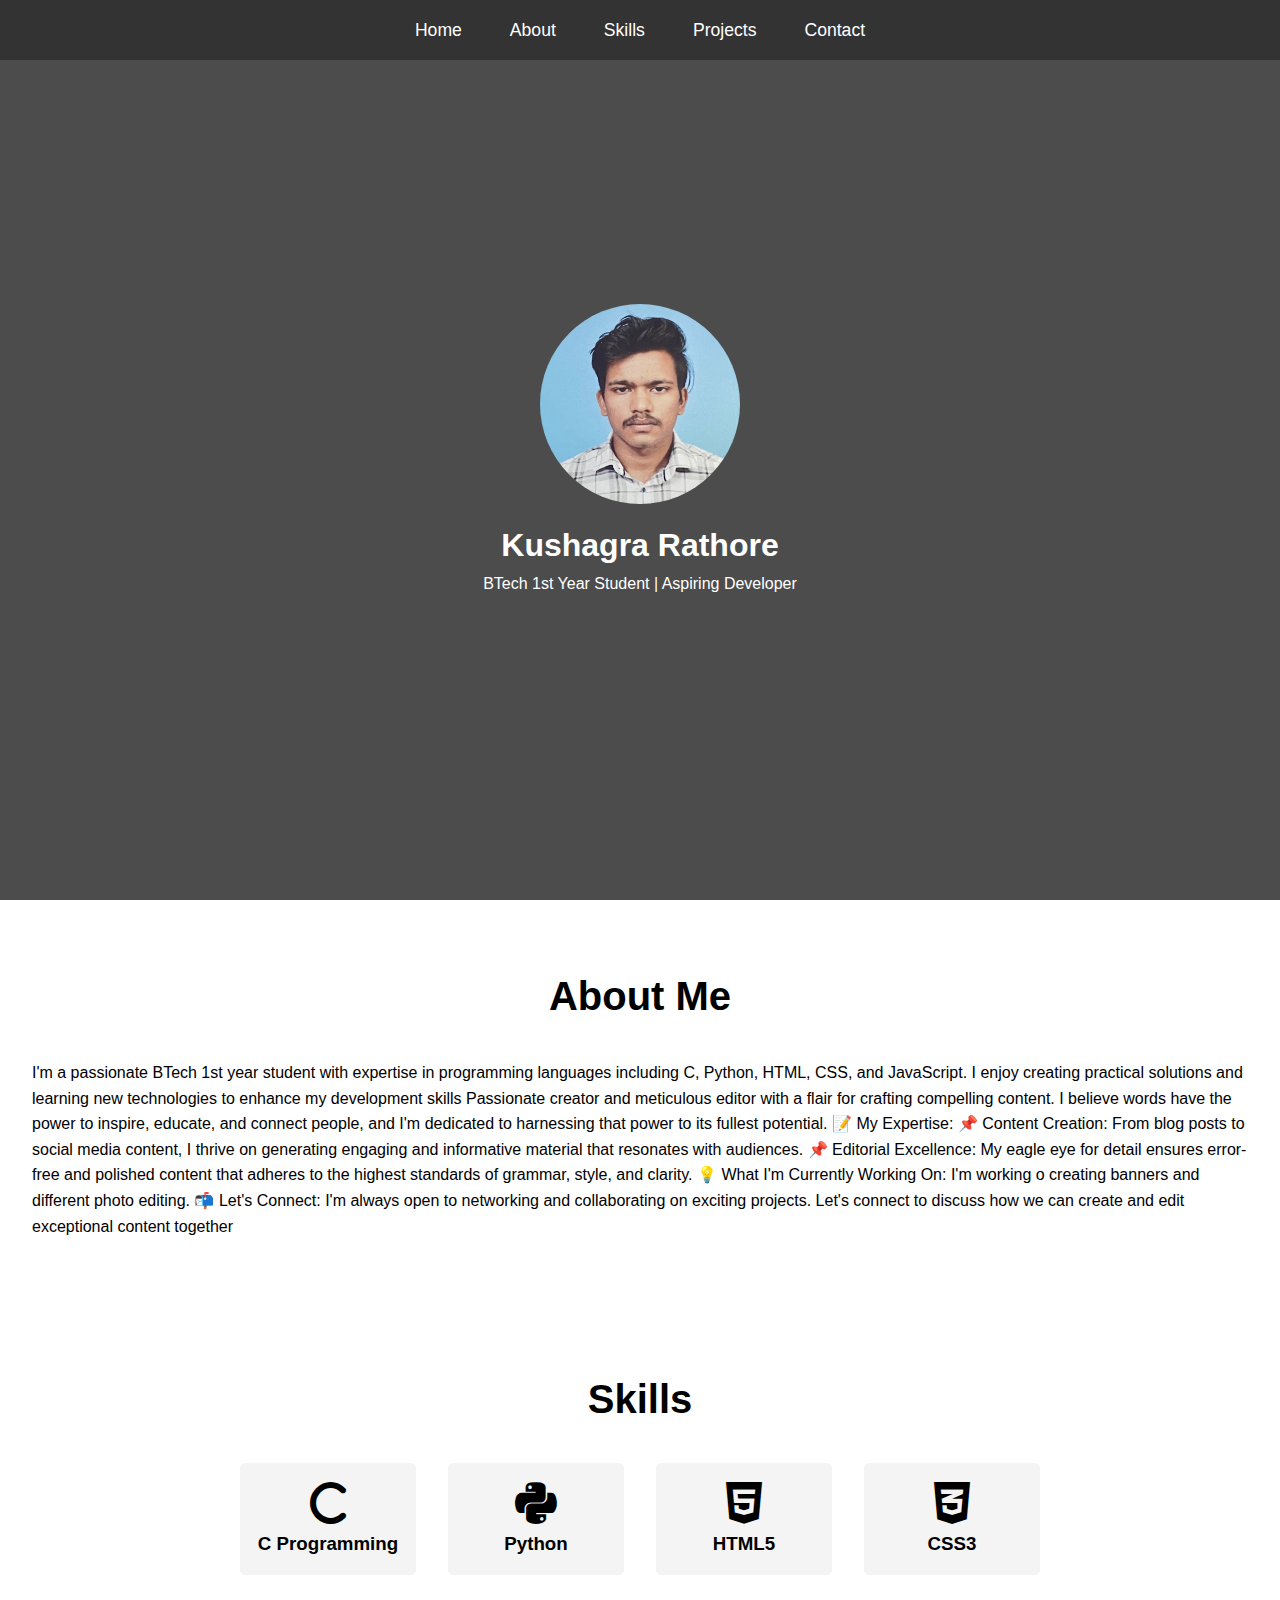
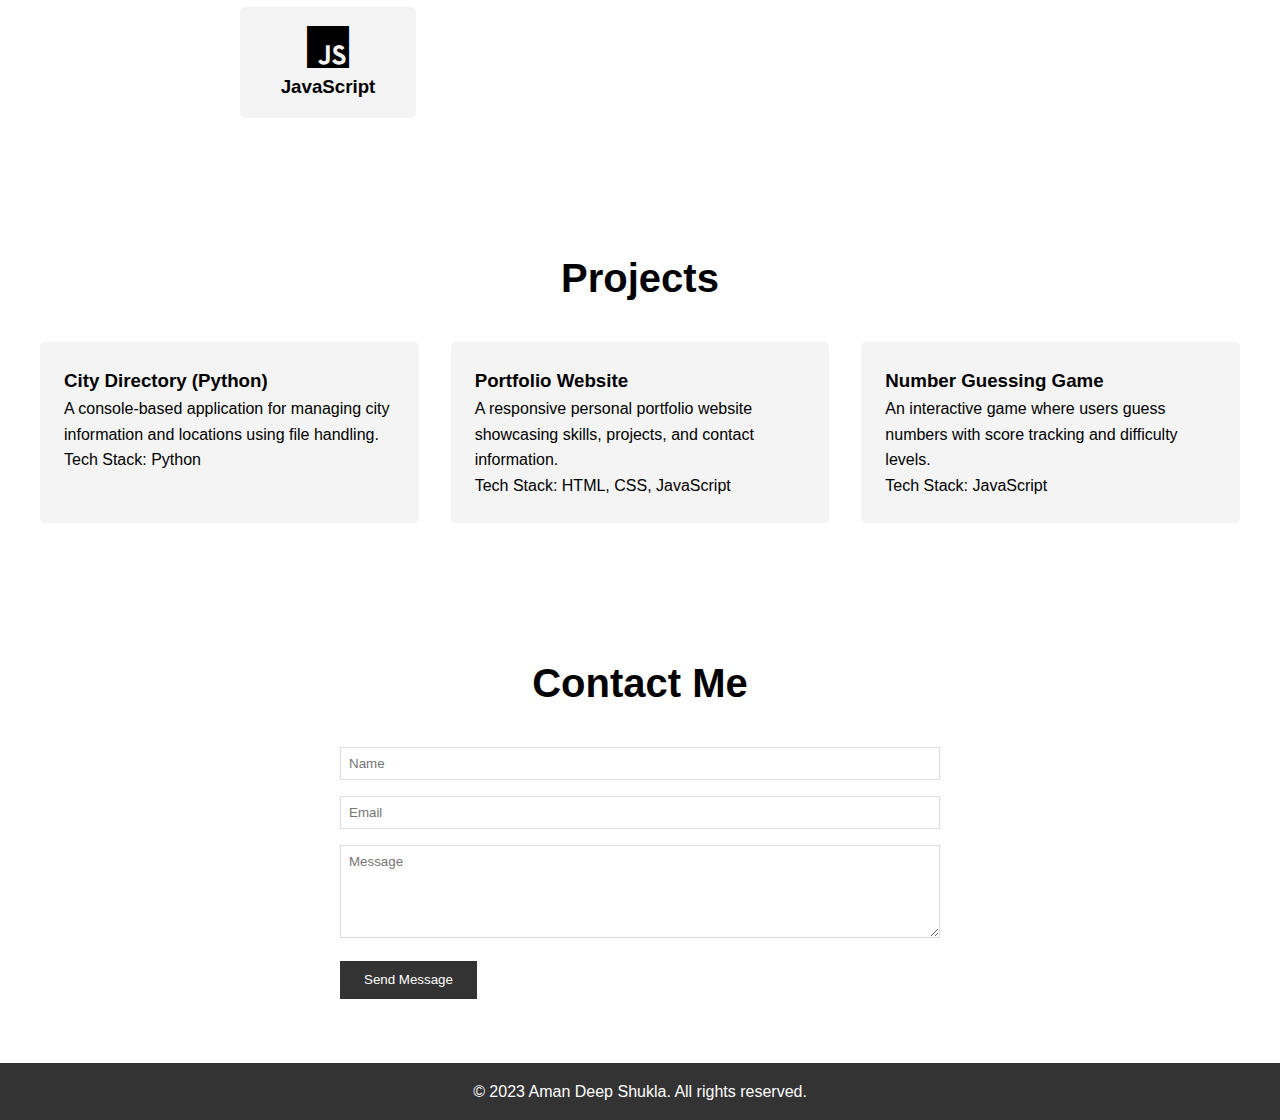
<file: portfolio (1)/portfolio/index.html>
<!DOCTYPE html>
<html lang="en">
<head>
    <meta charset="UTF-8">
    <meta name="viewport" content="width=device-width, initial-scale=1.0">
    <title>Kushagra Rathore - Portfolio</title>
    <link rel="stylesheet" href="https://cdnjs.cloudflare.com/ajax/libs/font-awesome/6.4.0/css/all.min.css">
    <style>
        * {
            margin: 0;
            padding: 0;
            box-sizing: border-box;
            font-family: 'Arial', sans-serif;
        }

        body {
            line-height: 1.6;
        }

        /* Navigation */
        nav {
            position: fixed;
            top: 0;
            width: 100%;
            background-color: #333;
            padding: 1rem;
            z-index: 1000;
        }

        nav ul {
            display: flex;
            justify-content: center;
            list-style: none;
        }

        nav ul li {
            margin: 0 1.5rem;
        }

        nav ul li a {
            color: white;
            text-decoration: none;
            font-size: 1.1rem;
        }

        /* Header Section */
        header {
            background: linear-gradient(rgba(0,0,0,0.7), rgba(0,0,0,0.7)), 
                        url('https://cdn.pixabay.com/photo/2016/11/30/20/58/programming-1873854_1280.png');
            height: 100vh;
            color: white;
            display: flex;
            flex-direction: column;
            justify-content: center;
            align-items: center;
            text-align: center;
            padding: 2rem;
        }

        .profile-img {
            width: 200px;
            height: 200px;
            border-radius: 50%;
            margin-bottom: 1rem;
        }

        /* Sections */
        section {
            padding: 4rem 2rem;
        }

        .section-title {
            text-align: center;
            margin-bottom: 2rem;
            font-size: 2.5rem;
        }

        /* Skills Section */
        .skills-container {
            display: grid;
            grid-template-columns: repeat(auto-fit, minmax(150px, 1fr));
            gap: 2rem;
            max-width: 800px;
            margin: 0 auto;
        }

        .skill {
            text-align: center;
            padding: 1rem;
            background: #f4f4f4;
            border-radius: 5px;
        }

        /* Projects Section */
        .projects-container {
            display: grid;
            grid-template-columns: repeat(auto-fit, minmax(300px, 1fr));
            gap: 2rem;
            max-width: 1200px;
            margin: 0 auto;
        }

        .project-card {
            background: #f4f4f4;
            padding: 1.5rem;
            border-radius: 5px;
        }

        /* Contact Section */
        .contact-form {
            max-width: 600px;
            margin: 0 auto;
        }

        input, textarea {
            width: 100%;
            padding: 0.5rem;
            margin-bottom: 1rem;
            border: 1px solid #ddd;
        }

        button {
            background: #333;
            color: white;
            padding: 0.7rem 1.5rem;
            border: none;
            cursor: pointer;
        }

        /* Footer */
        footer {
            background: #333;
            color: white;
            text-align: center;
            padding: 1rem;
        }

        @media (max-width: 768px) {
            nav ul {
                flex-direction: column;
                text-align: center;
            }

            nav ul li {
                margin: 0.5rem 0;
            }
        }
    </style>
</head>
<body>
    <!-- Navigation -->
    <nav>
        <ul>
            <li><a href="#home">Home</a></li>
            <li><a href="#about">About</a></li>
            <li><a href="#skills">Skills</a></li>
            <li><a href="#projects">Projects</a></li>
            <li><a href="#contact">Contact</a></li>
        </ul>
    </nav>

    <!-- Header Section -->
    <header id="home">
        <img src="IMG_7294[1].JPG" alt="Profile Photo" class="profile-img">
        <h1>Kushagra Rathore</h1>
        <p>BTech 1st Year Student | Aspiring Developer</p>
    </header>

    <!-- About Section -->
    <section id="about">
        <h2 class="section-title">About Me</h2>
        <p>I'm a passionate BTech 1st year student with expertise in programming languages including C, Python, HTML, CSS, and JavaScript. I enjoy creating practical solutions and learning new technologies to enhance my development skills
Passionate creator and meticulous editor with a flair for crafting compelling content. I believe words have the power to inspire, educate, and connect people, and I'm dedicated to harnessing that power to its fullest potential.

📝 My Expertise:
📌 Content Creation: From blog posts to social media content, I thrive on generating engaging and informative material that resonates with audiences.

📌 Editorial Excellence: My eagle eye for detail ensures error-free and polished content that adheres to the highest standards of grammar, style, and clarity.

💡 What I'm Currently Working On:
I'm working o creating banners and different photo editing.

📬 Let's Connect:
I'm always open to networking and collaborating on exciting projects. Let's connect to discuss how we can create and edit exceptional content together</p>
    </section>

    <!-- Skills Section -->
    <section id="skills">
        <h2 class="section-title">Skills</h2>
        <div class="skills-container">
            <div class="skill">
                <i class="fab fa-c fa-3x"></i>
                <h3>C Programming</h3>
            </div>
            <div class="skill">
                <i class="fab fa-python fa-3x"></i>
                <h3>Python</h3>
            </div>
            <div class="skill">
                <i class="fab fa-html5 fa-3x"></i>
                <h3>HTML5</h3>
            </div>
            <div class="skill">
                <i class="fab fa-css3-alt fa-3x"></i>
                <h3>CSS3</h3>
            </div>
            <div class="skill">
                <i class="fab fa-js fa-3x"></i>
                <h3>JavaScript</h3>
            </div>
        </div>
    </section>

    <!-- Projects Section -->
    <section id="projects">
        <h2 class="section-title">Projects</h2>
        <div class="projects-container">
            <div class="project-card">
                <h3>City Directory (Python)</h3>
                <p>A console-based application for managing city information and locations using file handling.</p>
                <p class="tech-stack">Tech Stack: Python</p>
            </div>
            <div class="project-card">
                <h3>Portfolio Website</h3>
                <p>A responsive personal portfolio website showcasing skills, projects, and contact information.</p>
                <p class="tech-stack">Tech Stack: HTML, CSS, JavaScript</p>
            </div>
            <div class="project-card">
                <h3>Number Guessing Game</h3>
                <p>An interactive game where users guess numbers with score tracking and difficulty levels.</p>
                <p class="tech-stack">Tech Stack: JavaScript</p>
            </div>
        </div>
    </section>

    <!-- Contact Section -->
    <section id="contact">
        <h2 class="section-title">Contact Me</h2>
        <form class="contact-form" id="contactForm">
            <input type="text" placeholder="Name" required>
            <input type="email" placeholder="Email" required>
            <textarea rows="5" placeholder="Message" required></textarea>
            <button type="submit">Send Message</button>
        </form>
    </section>

    <!-- Footer -->
    <footer>
        <p>&copy; 2023 Aman Deep Shukla. All rights reserved.</p>
    </footer>

    <script>
        // Smooth scrolling for navigation links
        document.querySelectorAll('a[href^="#"]').forEach(anchor => {
            anchor.addEventListener('click', function (e) {
                e.preventDefault();
                document.querySelector(this.getAttribute('href')).scrollIntoView({
                    behavior: 'smooth'
                });
            });
        });

        // Navigation background change on scroll
        window.addEventListener('scroll', function() {
            const nav = document.querySelector('nav');
            if (window.scrollY > 50) {
                nav.style.backgroundColor = 'rgba(51, 51, 51, 0.9)';
            } else {
                nav.style.backgroundColor = '#333';
            }
        });

        // Form submission
        document.getElementById('contactForm').addEventListener('submit', function(e) {
            e.preventDefault();
            alert('Thank you for your message! I will get back to you soon.');
            this.reset();
        });
    </script>
</body>
</html>
</file>
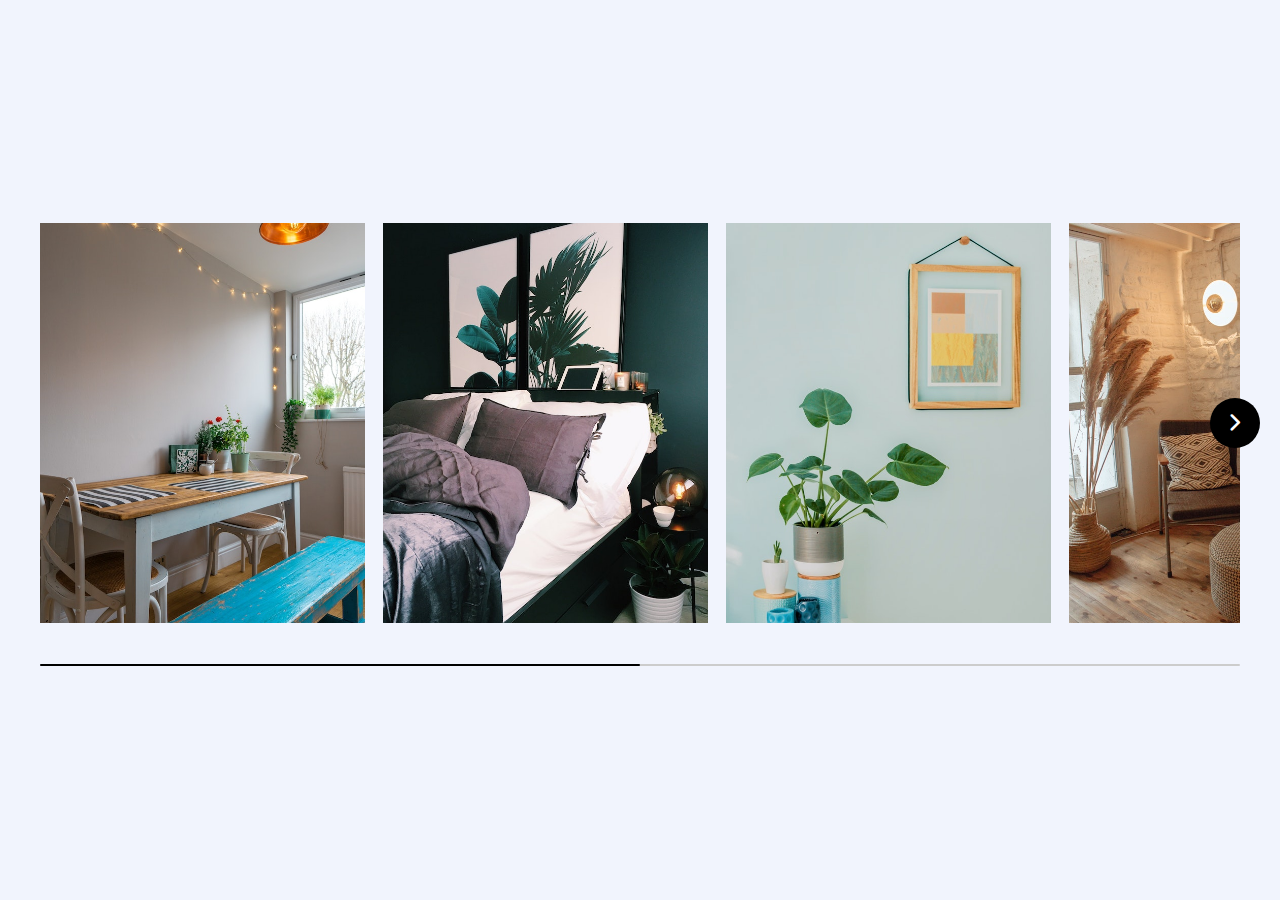
<file: Virtual picture gallery/Image Slider/index.html>
<!DOCTYPE html>
<html lang="en">
<head>
    <meta charset="UTF-8">
    <meta name="viewport" content="width=device-width, initial-scale=1.0">
    <title>Image Slider</title>
    <link rel="stylesheet" href="style.css">
    <link rel="stylesheet" href="https://fonts.googleapis.com/css2?family=Material+Symbols+Rounded:opsz,wght,FILL,GRAD@48,400,0,0">
    <script src="script.js" defer></script>
</head>
<body>
    <div class="container">
        <div class="slider-wrapper">
            <button id="prev-slide" class="slide-button material-symbols-rounded">chevron_left</button>
            <div class="image-list">
                <img src="responsive-image-slider-images/images/img-1.jpg" alt="img-1" class="image-item">
                <img src="responsive-image-slider-images/images/img-2.jpg" alt="img-2" class="image-item">
                <img src="responsive-image-slider-images/images/img-3.jpg" alt="img-3" class="image-item">
                <img src="responsive-image-slider-images/images/img-4.jpg" alt="img-4" class="image-item">
                <img src="responsive-image-slider-images/images/img-5.jpg" alt="img-5" class="image-item">
                <img src="responsive-image-slider-images/images/img-6.jpg" alt="img-6" class="image-item">
                <img src="responsive-image-slider-images/images/img-7.jpg" alt="img-7" class="image-item">
                <img src="responsive-image-slider-images/images/img-8.jpg" alt="img-8" class="image-item">
                <img src="responsive-image-slider-images/images/img-9.jpg" alt="img-9" class="image-item">
                <img src="responsive-image-slider-images/images/img-10.jpg" alt="img-10" class="image-item">
            </div>
            <button id="next-slide" class="slide-button material-symbols-rounded">chevron_right</button>
        </div>
        <div class="slider-scrollbar">
            <div class="scrollbar-track">
                <div class="scrollbar-thumb"></div>
            </div>
        </div>
    </div>
</body>
</html>
</file>
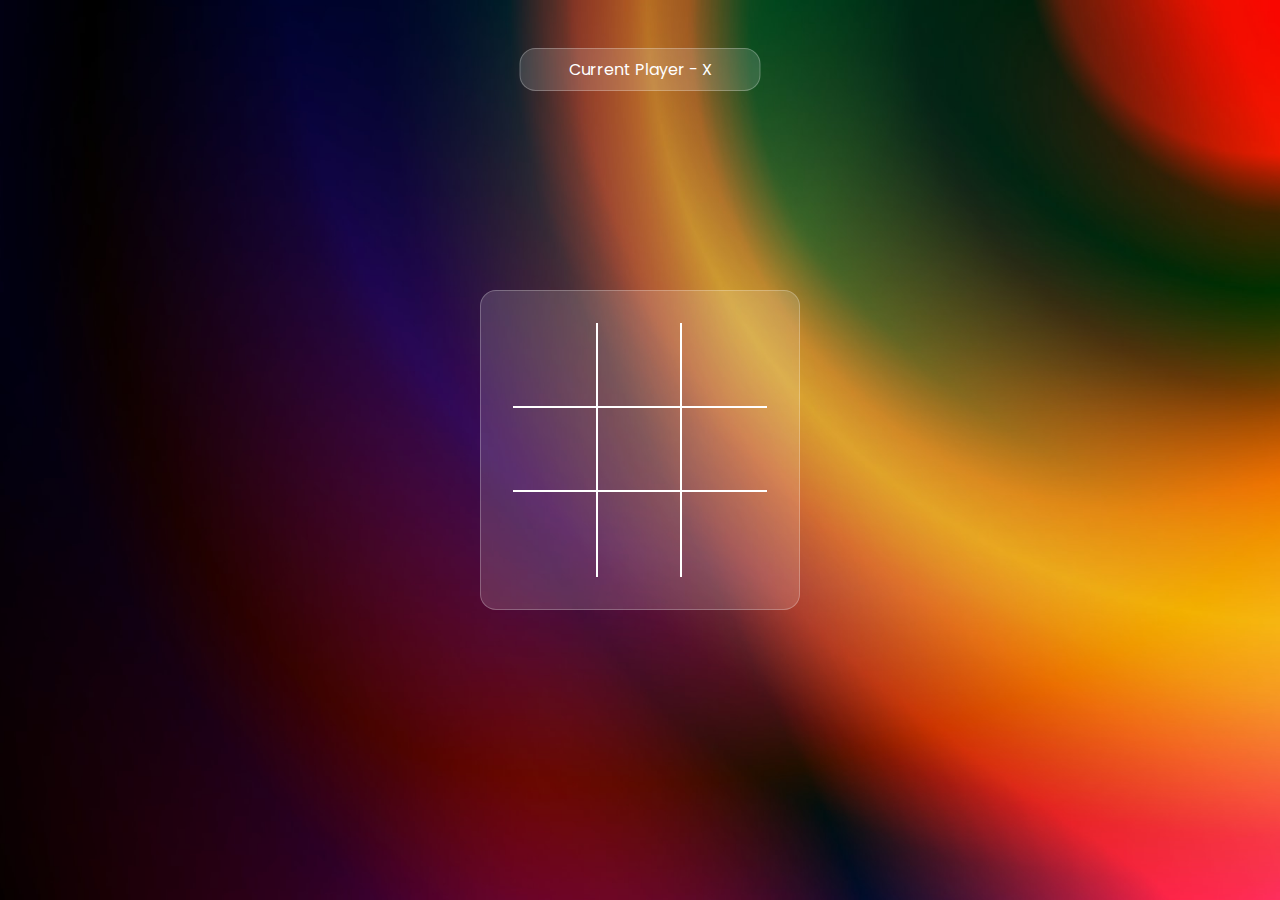
<file: Tic-Tac-Toe Project [Codes]/Tic-Tac-Toe Project [Codes]/Lecture29 - Tic Tac Toe/index.html>
<!DOCTYPE html>
<html lang="en">
<head>
    <meta charset="UTF-8">
    <meta http-equiv="X-UA-Compatible" content="IE=edge">
    <meta name="viewport" content="width=device-width, initial-scale=1.0">
    <title>Document</title>

    <link rel="preconnect" href="https://fonts.googleapis.com" />
    <link rel="preconnect" href="https://fonts.gstatic.com" crossorigin />
    <link
      href="https://fonts.googleapis.com/css2?family=Poppins:wght@200;300;400;500;600;700&display=swap"
      rel="stylesheet"
    />

    <link rel="stylesheet" href="styles.css">
</head>
<body>
    
    <div class="wrapper">

        <p class="game-info"></p>

        <div class="tic-tac-toe">
            <div class="box box1"></div>
            <div class="box box2"></div>
            <div class="box box3"></div>
            <div class="box box4"></div>
            <div class="box box5"></div>
            <div class="box box6"></div>
            <div class="box box7"></div>
            <div class="box box8"></div>
            <div class="box box9"></div>
        </div>

        <button class="btn">New Game</button>
    </div>
    <script src="index.js"></script>
</body>
</html>
</file>
<file: Virtual picture gallery/Image Slider/style.css>
*{
    margin:0;
    padding: 0;
    box-sizing: border-box;
}

body{
    display: flex;
    align-items: center;
    justify-content: center;
    min-height: 100vh;
    background: #F1F4FD;
}

.container{
    max-width: 1200px;
    width: 95%;
}

.slider-wrapper{
    position: relative;
}

.slider-wrapper .slide-button{
    position: absolute;
    top: 50%;
    height: 50px;
    width: 50px;
    color: #fff;
    border: none;
    outline: none;
    background: #000;
    font-size: 2.2rem;
    cursor: pointer;
    border-radius: 50%;
    transform: translateY(-50%);
}


.slider-wrapper .slide-button:hover{
    background: #444;
}

.slider-wrapper .slide-button#prev-slide{
    left: -20px;
    display: none;
}

.slider-wrapper .slide-button#next-slide{
    right: -20px;
}

.slider-wrapper .image-list{
    display: grid;
    gap: 18px;
    font-size: 0;
    margin-bottom: 30px;
    overflow-x: auto;
    scrollbar-width: none;
    grid-template-columns: repeat(10,1fr);
}

.slider-wrapper .image-list::-webkit-scrollbar{
    display: none;
}

.slider-wrapper .image-list .image-item{
    width: 325px;
    height: 400px;
    object-fit: cover;   
}

.container .slider-scrollbar{
    height: 24px;
    width: 100%;
    display: flex;
    align-items: center;
}

.slider-scrollbar .scrollbar-track{
    height: 2px;
    width: 100%;
    background: #ccc;
    position:relative;
    border-radius: 4px;
}

.slider-scrollbar:hover .scrollbar-track{
    height: 4px;
}

.slider-scrollbar .scrollbar-thumb{
    position: absolute;
    height: 100%;
    width: 50%;
    background: #000;
    border-radius: inherit;
    cursor: grab;
}

.slider-scrollbar .scrollbar-track:active{
    cursor: grabbing;
    height: 8px;
    top: -2px;
}

.slider-scrollbar .scrollbar-thumb::after{
    content: "";
    position: absolute;
    left:0;
    right: 0;
    top: -10px;
    bottom: -10px;
}

@media (max-width: 1023px){
    .slider-wrapper .slide-button {
        display: none !important;
    }

    .slider-wrapper .image-list{
        gap:10px;
        margin-bottom: 15px;
    }

    .slider-wrapper .image-list .image-item{
        width: 280px;
        height: 380px;
    }

    .slider-scrollbar .scrollbar-thumb{
        width: 20%;
    }
}
</file>
<file: Tic-Tac-Toe Project [Codes]/Tic-Tac-Toe Project [Codes]/Lecture29 - Tic Tac Toe/styles.css>
*,*::before,*::after {
    box-sizing: border-box;
    margin: 0;
    padding: 0;
    font-family: 'Poppins', 'sans-serif';
}

.wrapper{
    width: 100vw;
    height: 100vh;
    background-image: url(./assets/gradient-bg.jpg);
    background-size: cover;
    background-position: center;
    display: grid;
    place-items: center;
}

.game-info{
    color:white;
    position:absolute;
    top:3rem;
    left:50%;
    transform:translateX(-50%);
    background-color: rgba(255, 255, 255, 0.15);
    border-radius: 1rem;
    border: 1px solid rgba(255, 255, 255, 0.25);
    padding: 0.5rem 3rem;
    /* text-align:center; */

}

.tic-tac-toe{
    width:90%;
    max-width:20rem;
    background-color: rgba(255, 255, 255, 0.15);
    border-radius: 1rem;
    border: 1px solid rgba(255, 255, 255, 0.25);
    padding: 2rem;
    display: grid;
    grid-template-columns: repeat(3, 1fr);
    aspect-ratio: 1/1;
}


.box{
    position:relative;
    width:100%;
    aspect-ratio: 1/1;
    cursor: pointer;
    font-size: 3rem;
    color:white;
    display: flex;
    justify-content: center;
    align-items: center;
}

.box1, .box2, .box4, .box5{
    border-right:2px solid white;
    border-bottom:2px solid white;
}

.box3, .box6{
    border-bottom: 2px solid white;
}

.box7, .box8{
    border-right:2px solid white;
}

.btn{
    color:white;
    position: absolute;
    bottom:3rem;
    left:50%;
    transform:translateX(-50%);
    background-color: rgba(255, 255, 255, 0.15);
    border-radius: 1rem;
    border: 1px solid rgba(255, 255, 255, 0.25);
    padding: 0.5rem 2rem;
    cursor:pointer;
    display: none;
}

.btn.active{
    display: flex;
}

.win{
    background-color: rgba(0, 255, 0, 0.3);
}
</file>
